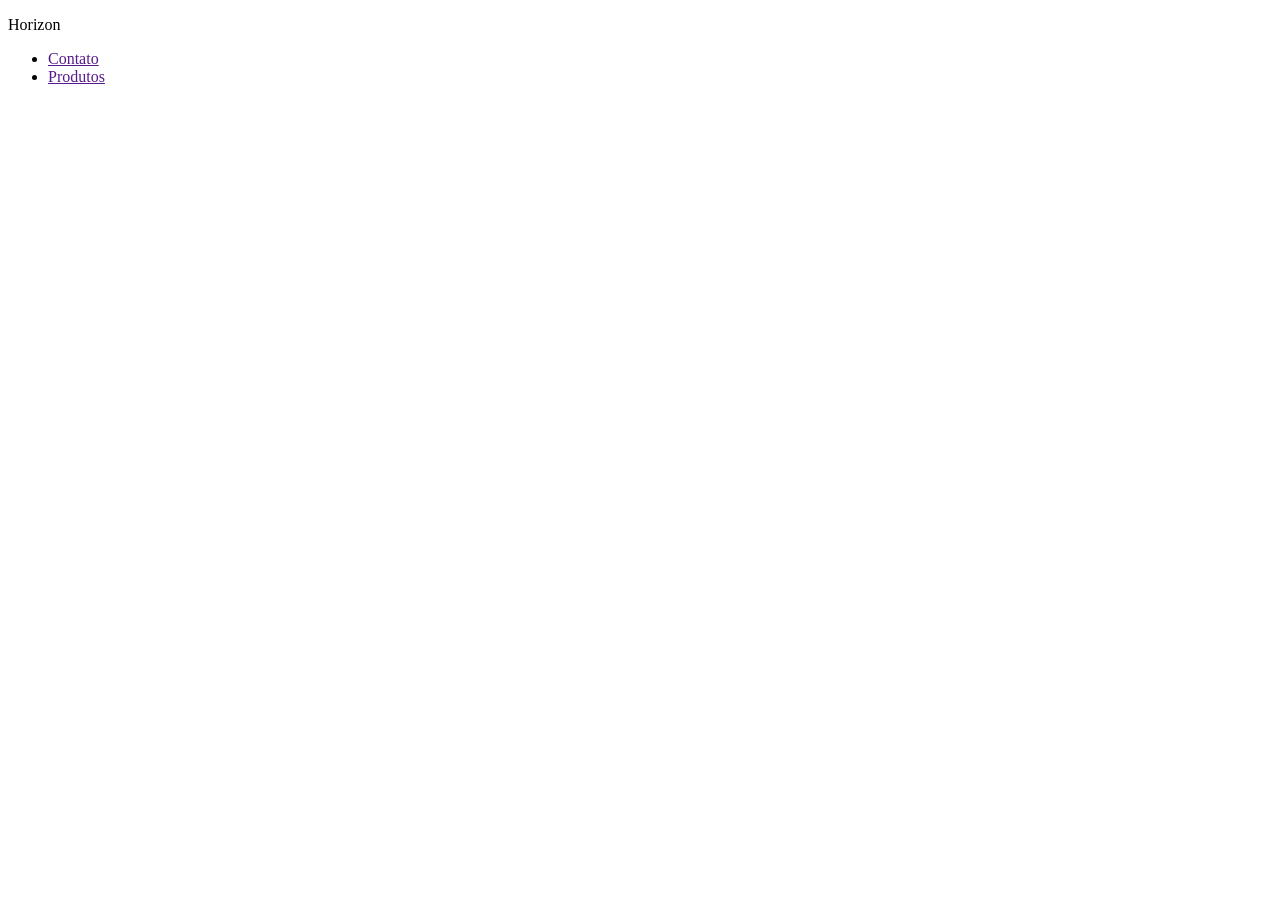
<file: pages/contatos.html>
<!DOCTYPE html>
<html lang="en">
<head>
    <meta charset="UTF-8">
    <meta name="viewport" content="width=device-width, initial-scale=1.0">
    <title>Contatos</title>
</head>
<body>

    <Header> <!--Parte superior do site, contendo nome e butões que irão redirecionar a outro site-->
        <p>Horizon</p>
        <nav>
            <ul>
                <li><a href="">Contato</a></li>
                <li><a href="">Produtos</a></li>
            </ul>
        </nav>
    </Header>




</body>
</html>
</file>
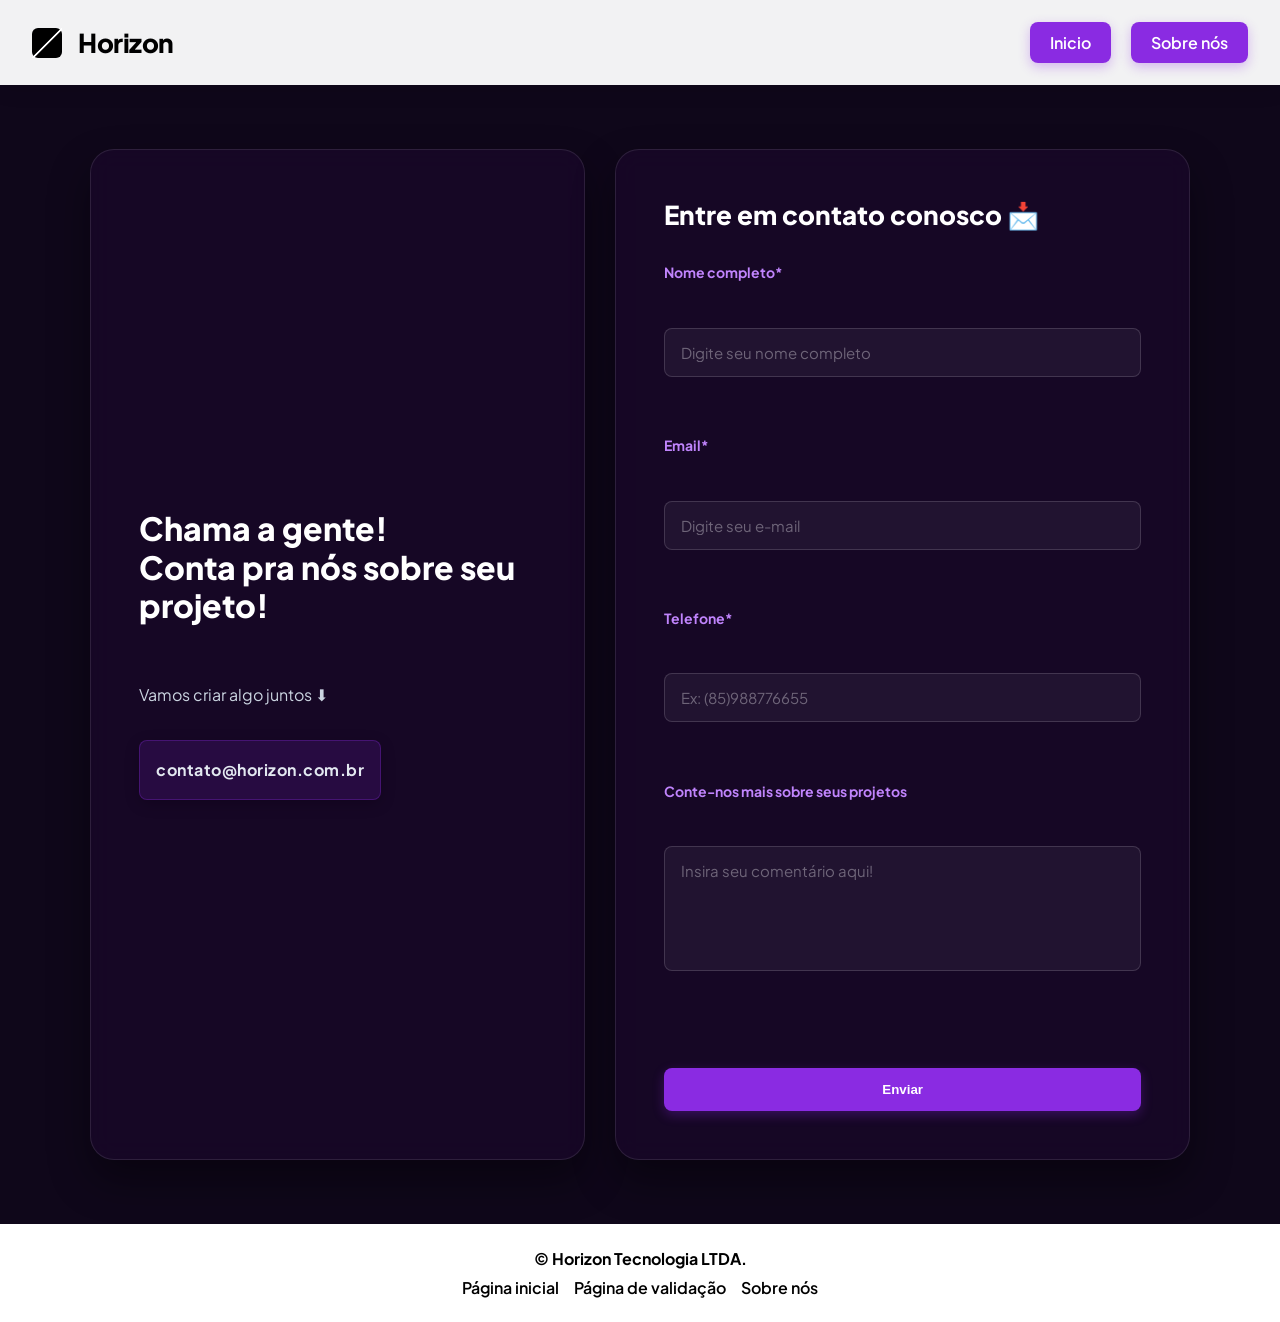
<file: src/pages/contato.html>
<!DOCTYPE html>
<html lang="pt-br"> <!-- Texto da página em Português-BR -->
<head>
    <meta charset="UTF-8"> <!-- Configuração de letra -->
    <meta name="viewport" content="width=device-width, initial-scale=1.0">
    <title>Página de contato</title>
    <link rel="preconnect" href="https://fonts.googleapis.com">
    <link rel="preconnect" href="https://fonts.gstatic.com" crossorigin>
    <link href="https://fonts.googleapis.com/css2?family=Plus+Jakarta+Sans:ital,wght@0,200..800;1,200..800&display=swap" rel="stylesheet">
    <script src="../js/contato.js" defer></script>

    <!-- Necessário para subir um diretório e acessar o CSS -->
    <link rel="stylesheet" type="text/css" href="../css/contato.css">
</head>
<body>

<header> <!--Parte superior do site, contendo nome e butões que irão redirecionar a outro site-->
    <div class="logo"></div> <!--Div que vai virar logo -->
    <p>Horizon</p>
    <nav>
        <ul>
            <li><a class="btn-demo" href="../../index.html">Inicio</a></li>
            <li><a class="btn-demo" href="sobre.html">Sobre nós</a></li>
        </ul>
    </nav>
</header>

<main>
    <section class="caixa-de-contato">

        <div class="bloco-esquerda">
            <h2>Chama a gente!<br> Conta pra nós sobre seu projeto!</h2><br><br>
                <p>Vamos criar algo juntos ⬇️</p>
            <div class="bloco-esquerda-mail">
                <p><strong>contato@horizon.com.br</strong></p>
            </div>
        </div>

        <div class="bloco-direita">
            <h2>Entre em contato conosco 📩</h2>

            <form id="form-contato" method="post">

                <label for="nome">Nome completo*</label><br> 
                <input type="text" id = "nome" name="nome" placeholder = "Digite seu nome completo"><br>
                
                <label for="email">Email*</label><br>
                <input type="text" id = "email" name="email" placeholder = "Digite seu e-mail"><br>

                <label for="telefone">Telefone*</label><br>
                <input type="text" id = "telefone" name="telefone" placeholder = "Ex: (85)988776655"><br>

                <label for="comentarios">Conte-nos mais sobre seus projetos</label><br>
                <textarea id="comentarios" name="comentarios" rows="5" cols="50" placeholder="Insira seu comentário aqui!"></textarea><br><br>

                <button type="submit" class="animado">Enviar</button>
            </form>
        </div>

    </section>
</main>

<!-- Início do rodapé -->
<footer class="footer">
  <!-- Contém todo o conteúdo do rodapé -->
  <div class="footer-container">
    <!-- Texto com o nome da empresa e direitos autorais -->
    <p><strong>© Horizon Tecnologia LTDA.</strong></p>
    <!-- Lista com os links do rodapé -->
    <ul class="footer-links">
      <li><a href="../../index.html">Página inicial</a></li>        <!-- Link para a página "Página inicial" -->
      <li><a href="validacao.html">Página de validação</a></li>        <!-- Link para a página "Validação" -->
      <li><a href="sobre.html">Sobre nós</a></li>        <!-- Link para a página "Sobre nós" -->
    </ul>
  </div>
  <!-- Fim do container -->
</footer>
<!-- Fim do rodapé -->
</body>
</html>
</file>
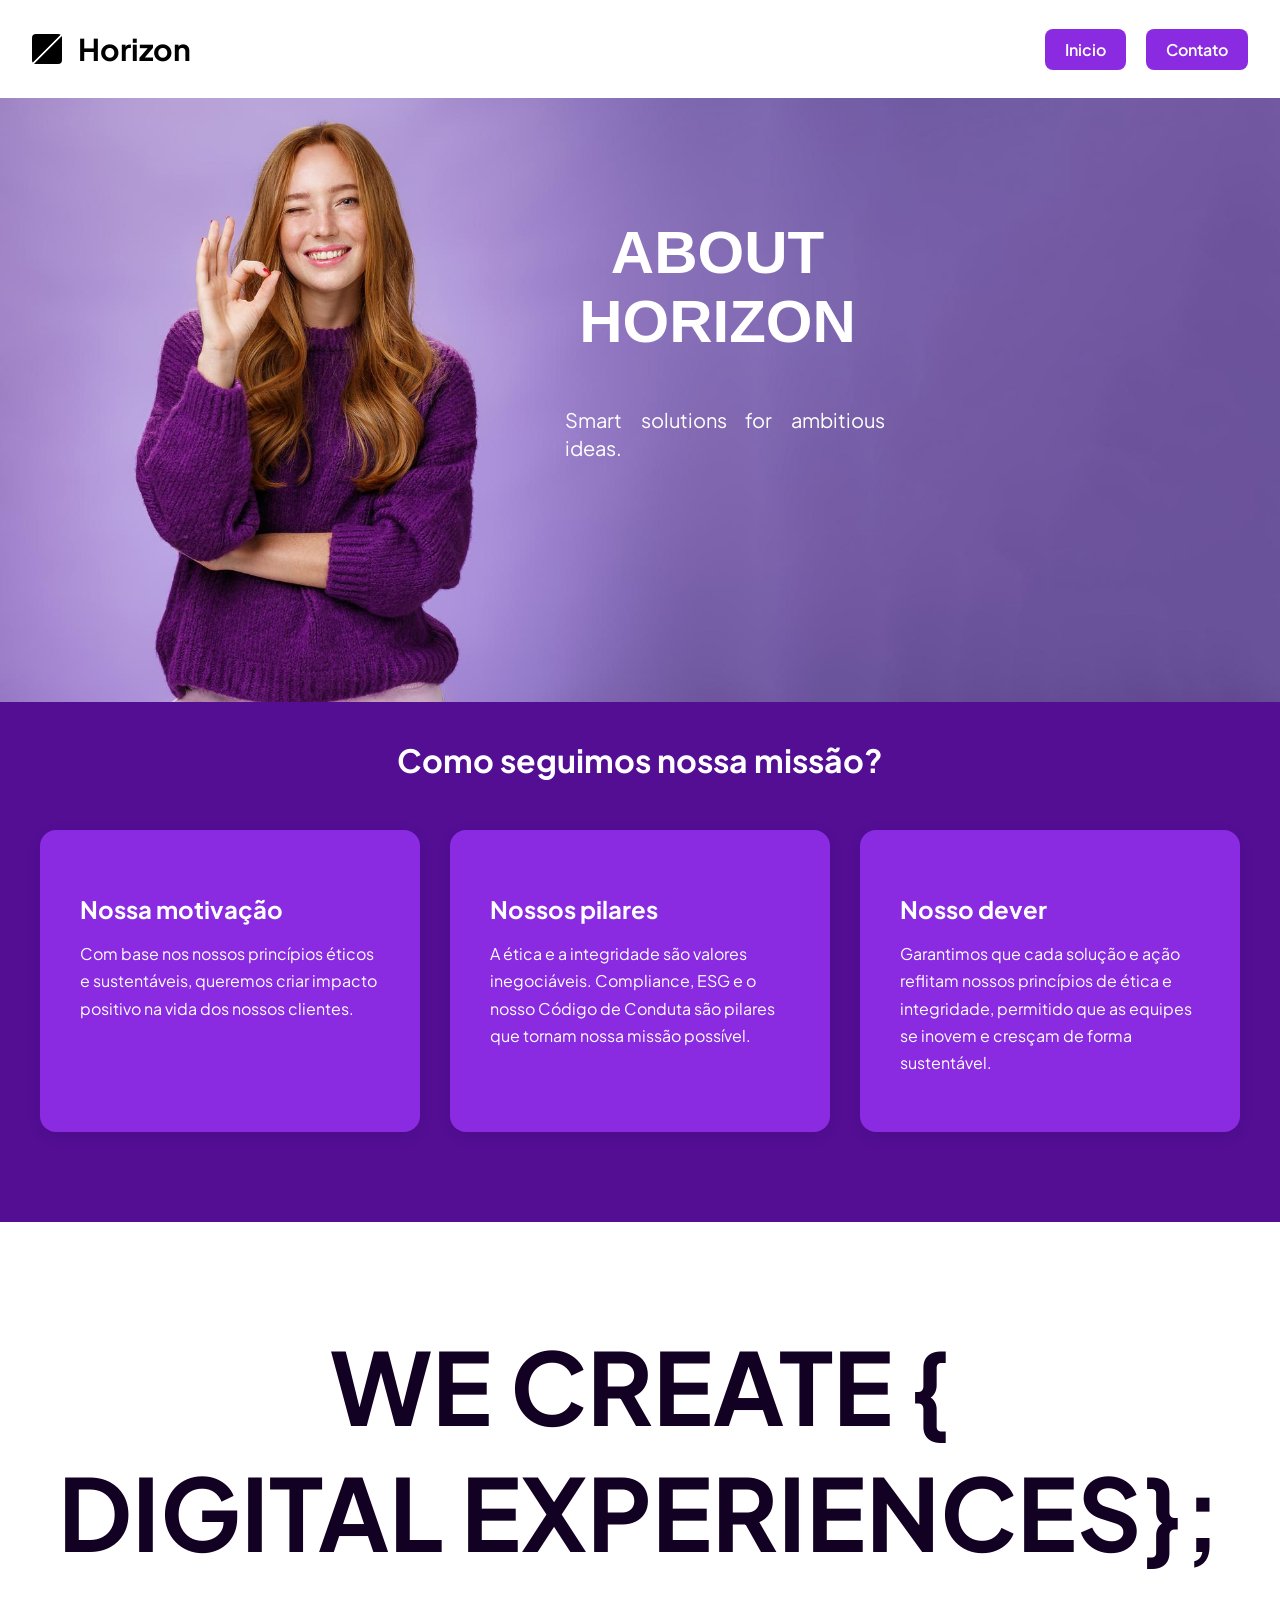
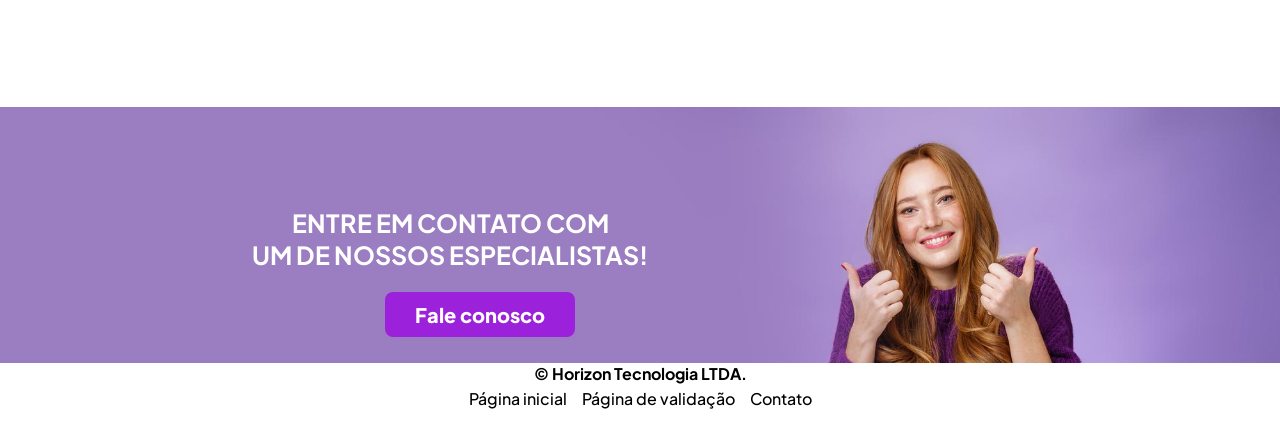
<file: src/pages/sobre.html>
<!DOCTYPE html>
<html lang="pt-br"> <!-- Texto da página em Português-BR -->
<head>
    <meta charset="UTF-8"> <!-- Configuração de letra -->
    <meta name="viewport" content="width=device-width, initial-scale=1.0">
    <title>Sobre a organização</title>
    <link rel="preconnect" href="https://fonts.googleapis.com">
    <link rel="preconnect" href="https://fonts.gstatic.com" crossorigin>
    <link href="https://fonts.googleapis.com/css2?family=Plus+Jakarta+Sans:ital,wght@0,200..800;1,200..800&display=swap" rel="stylesheet">
    <link rel="stylesheet" type="text/css" href="../css/sobre.css">
    <script src="../js/sobre.js" defer></script>

    <!-- Necessário para subir um diretório e acessar o CSS -->
    <link href="https://unpkg.com/aos@2.3.1/dist/aos.css" rel="stylesheet">
</head>
<body>
    <header> <!--Parte superior do site, contendo nome e butões que irão redirecionar a outro site-->
        <div class="logo"></div> <!--Div que vai virar logo -->
        <p>Horizon</p>
        <nav>
            <ul>
                <li><a class="btn-demo" href="../../index.html">Inicio</a></li>
                <li><a class="btn-demo" href="contato.html">Contato</a></li>
            </ul>
        </nav>
    </header>
<main>
    <section class="sobre-nos">
        <div class="bloco bloco-centro">
            <h2>ABOUT HORIZON</h2>
            <p>Smart solutions for ambitious ideas.</p>
        </div>
    </section>
    
    <section class="secao-pilares">
            <h2>Como seguimos nossa missão?</h2> 
            <div class="cards-container">   
                <div class="card" data-aos="fade-up">
                    <h3>Nossa motivação</h3>
                    <p>Com base nos nossos princípios éticos e sustentáveis, queremos criar impacto positivo na vida dos nossos clientes.</p>
                </div> 
                <div class="card" data-aos="fade-up" data-aos-delay="200">
                    <h3>Nossos pilares</h3>
                    <p>A ética e a integridade são valores inegociáveis. Compliance, ESG e o nosso Código de Conduta são pilares que tornam nossa missão possível.</p>
                </div>
                <div class="card" data-aos="fade-up" data-aos-delay="400">
                    <h3>Nosso dever</h3>
                    <p>Garantimos que cada solução e ação reflitam nossos princípios de ética e integridade, permitido que as equipes se inovem e cresçam de forma sustentável.</p>
                </div>
            </div>
    </section>

    <script src="https://unpkg.com/aos@2.3.1/dist/aos.js"></script>
    <script>
      AOS.init({
          duration: 800, // Duração padrão da animação em ms
          once: true    // Se deve animar apenas uma vez
      });
    </script>

    <section class="bloco-dev">
        <div>
            <h2>WE CREATE {<br>DIGITAL EXPERIENCES};</h2>
        </div>
    </section>

    <section class="bloco-image">
        <div>
            <h2>ENTRE EM CONTATO COM<br>UM DE NOSSOS ESPECIALISTAS!
            </h2>
        <nav>
            <ul>
                <li><a class="btn-saibamais" href="contato.html">Fale conosco</a></li>
            </ul>
        </nav>
        </div>
    </section>
</main>

<!-- Início do rodapé -->
<footer class="footer">
  <!-- Contém todo o conteúdo do rodapé -->
  <div class="footer-container">
    <!-- Texto com o nome da empresa e direitos autorais -->
    <p><strong>© Horizon Tecnologia LTDA.</strong></p>
    <!-- Lista com os links do rodapé -->
    <ul class="footer-links">
      <li><a href="../../index.html">Página inicial</a></li>        <!-- Link para a página "Página inicial" -->
      <li><a href="validacao.html">Página de validação</a></li>     <!-- Link para a página "Validação" -->
      <li><a href="contato.html">Contato</a></li>                   <!-- Link para a página "Contato" -->
    </ul>
  </div>
  <!-- Fim do container -->
</footer>
<!-- Fim do rodapé -->
</body>
</html>
</file>
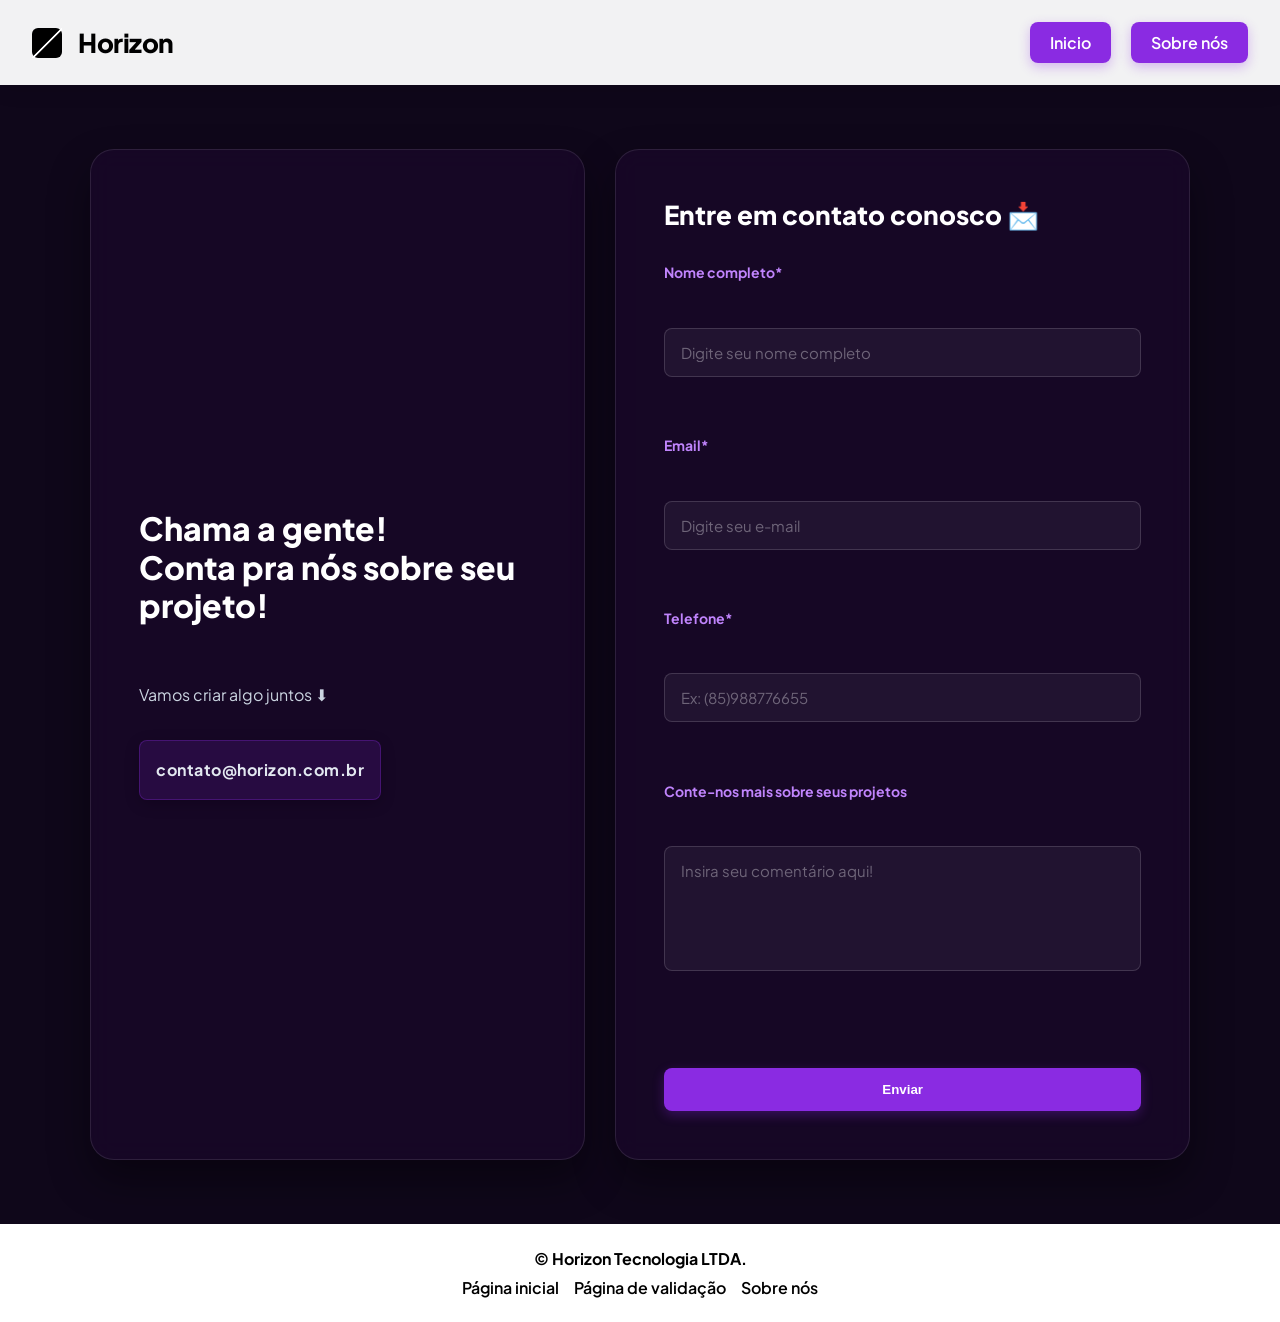
<file: src/pages/validacao.html>
<!DOCTYPE html>
<html lang="pt-br"> <!-- Texto da página em Português-BR -->
<head>
    <meta charset="UTF-8"> <!-- Configuração de letra -->
    <meta name="viewport" content="width=device-width, initial-scale=1.0">
    <title>Página de Validação - Horizon</title>
    <link rel="preconnect" href="https://fonts.googleapis.com">
    <link rel="preconnect" href="https://fonts.gstatic.com" crossorigin>
    <link href="https://fonts.googleapis.com/css2?family=Plus+Jakarta+Sans:ital,wght@0,200..800;1,200..800&display=swap" rel="stylesheet">
    <script src="../js/validacao.js" defer></script>

    <!-- Necessário para subir um diretório e acessar o CSS -->
    <link rel="stylesheet" type="text/css" href="../css/contato.css">
</head>
<body>
<header> <!--Parte superior do site, contendo nome e botões que irão redirecionar a outro site-->
    <div class="logo"></div> <!--Div que vai virar logo -->
    <p>Horizon</p>
    <nav>
        <ul>
            <li><a class="btn-demo" href="../../index.html">Início</a></li>
            <li><a class="btn-demo" href="contato.html">Voltar</a></li>
        </ul>
    </nav>
</header>

<main class="validacao-container">
    <div class="validacao-card">
        <div class="success-icon">✓</div>
        <h2>Dados Enviados!</h2>
        <p class="subtitle">Recebemos sua mensagem com sucesso. Aqui estão as informações enviadas:</p>
        
        <div class="info-group">
            <span class="info-label">Nome Completo</span>
            <span id="mostra-nome" class="info-value"></span>
        </div>
        
        <div class="info-group">
            <span class="info-label">E-mail</span>
            <span id="mostra-email" class="info-value"></span>
        </div>
        
        <div class="info-group">
            <span class="info-label">Telefone</span>
            <span id="mostra-telefone" class="info-value"></span>
        </div>
        
        <div class="info-group">
            <span class="info-label">Mensagem / Projetos</span>
            <span id="mostra-comentarios" class="info-value"></span>
        </div>
        
        <a href="../../index.html" class="btn-demo btn-back">Voltar ao Início</a>
    </div>
</main>

<footer class="footer">
  <!-- Contém todo o conteúdo do rodapé -->
  <div class="footer-container">
    <!-- Texto com o nome da empresa e direitos autorais -->
    <p><strong>© Horizon Tecnologia LTDA.</strong></p>
    <!-- Lista com os links do rodapé -->
    <ul class="footer-links">
        <li><a href="../../index.html">Página inicial</a></li>        <!-- Link para a página "Página inicial" -->
        <li><a href="contato.html">Contato</a></li>        <!-- Link para a página "Contato" -->
        <li><a href="sobre.html">Sobre nós</a></li>        <!-- Link para a seção "Sobre nós" -->
    </ul>
  </div>
  <!-- Fim do container -->
</footer>
<!-- Fim do rodapé -->
 
</body>
</html>
</file>
<file: src/css/contato.css>
/* Horizon - Contact and Validation Stylesheet */
body {
  margin: 0;
  padding: 0;
  color: white;
  font-family: 'Plus Jakarta Sans', system-ui, -apple-system, BlinkMacSystemFont, 'Segoe UI', Roboto, Oxygen, Ubuntu, Cantarell, 'Open Sans', 'Helvetica Neue', sans-serif;
  background-size: cover;
  background-position: center;
  background-repeat: no-repeat;
  background-color: #0f071a;
  background-image: linear-gradient(rgba(15, 7, 26, 0.85), rgba(15, 7, 26, 0.95));
  height: auto;
  min-height: 100vh;
  display: flex;
  flex-direction: column;
}

header {
  background-color: rgba(255, 255, 255, 0.95);
  color: black;
  display: flex;
  align-items: center;
  width: 100%;
  backdrop-filter: blur(8px);
  box-shadow: 0 4px 20px rgba(0, 0, 0, 0.1);
  box-sizing: border-box;
}

.logo {
  width: 30px;
  height: 30px;
  background-color: black;
  position: relative;
  margin-left: 2rem;
  margin-right: 1rem;
  border-radius: 6px;
}

.logo::before {  /* Logo feita com IA */
  content: "";
  position: absolute;
  top: 0;
  left: 0;
  width: 100%;
  height: 100%;
  background: linear-gradient(to bottom right, transparent 48%, white 50%, white 52%, transparent 54%);
}

nav {
  margin-right: 2rem;
  margin-left: auto;
}

nav ul {
  list-style-type: none;
  display: flex;
}

nav ul li {
  margin-left: 20px;
}

nav ul li a {
  text-decoration: none;
}

nav ul li a:hover {
  color: rgb(162, 0, 255);
}

header p {
  margin-left: 0rem;
  font-size: 26px;
  font-weight: 800;
  letter-spacing: -0.5px;
}

.btn-demo {
  background-color: blueviolet;
  color: white !important;
  font-weight: 600;
  padding: 10px 20px;
  border-radius: 8px;
  border: none;
  transition: background 0.3s ease, transform 0.2s ease, box-shadow 0.2s ease;
  box-shadow: 0 4px 12px rgba(138, 43, 226, 0.3);
}

.btn-demo:hover {
  background-color: rgb(156, 28, 235);
  transform: translateY(-2px);
  box-shadow: 0 6px 20px rgba(138, 43, 226, 0.4);
}

.btn-demo:active {
  background-color: rgb(136, 19, 194);
  transform: translateY(0);
}

main {
  margin: 0;
  padding: 0;
  flex: 1;
  display: flex;
  align-items: center;
  justify-content: center;
}

@keyframes fadein {
  from { opacity: 0; transform: translateY(15px); }
  to { opacity: 1; transform: translateY(0); }
}

.caixa-de-contato {
  animation: fadein 1.2s ease-in-out;
  display: flex;
  flex-direction: row;
  justify-content: center;
  align-items: stretch;
  gap: 30px;
  max-width: 1100px;
  width: 90%;
  margin: 4em auto;
}

/* Bloco Esquerda (Contato Info) */
.bloco-esquerda {
  flex: 1;
  background: rgba(24, 8, 40, 0.85);
  border: 1px solid rgba(255, 255, 255, 0.1);
  backdrop-filter: blur(12px);
  border-radius: 1.5rem;
  padding: 3rem;
  display: flex;
  flex-direction: column;
  justify-content: center;
  box-shadow: 0 20px 40px rgba(0, 0, 0, 0.4);
}

.bloco-esquerda h2 {
  font-size: 32px;
  font-weight: 800;
  line-height: 1.2;
  margin: 0 0 1rem 0;
  text-align: left;
}

.bloco-esquerda p {
  font-size: 16px;
  color: #cbd5e1;
  line-height: 1.6;
  margin: 0 0 2rem 0;
}

.bloco-esquerda-mail {
  color: white;
  background: rgba(138, 43, 226, 0.15);
  border: 1px solid rgba(138, 43, 226, 0.3);
  border-radius: 8px;
  padding: 16px;
  align-self: flex-start;
  display: flex;
  align-items: center;
  box-shadow: 0 4px 15px rgba(0, 0, 0, 0.2);
}

.bloco-esquerda-mail p {
  margin: 0;
  font-size: 16px;
  font-weight: 700;
  letter-spacing: 0.5px;
  color: #e2e8f0;
}

/* Bloco Direita (Formulário) */
.bloco-direita {
  flex: 1.2;
  background: rgba(24, 8, 40, 0.85);
  border: 1px solid rgba(255, 255, 255, 0.1);
  backdrop-filter: blur(12px);
  border-radius: 1.5rem;
  padding: 3rem;
  box-shadow: 0 20px 40px rgba(0, 0, 0, 0.4);
  box-sizing: border-box;
}

.bloco-direita h2 {
  font-size: 26px;
  font-weight: 800;
  margin: 0 0 2rem 0;
  text-align: left;
}

.bloco-direita form {
  display: flex;
  flex-direction: column;
  gap: 1.2rem;
}

.bloco-direita label {
  font-size: 14px;
  font-weight: 700;
  color: #c084fc;
  margin-bottom: -0.8rem;
  text-align: left;
}

.bloco-direita input,
.bloco-direita textarea {
  background: rgba(255, 255, 255, 0.05);
  border: 1px solid rgba(255, 255, 255, 0.15);
  border-radius: 8px;
  padding: 14px 16px;
  color: #ffffff;
  font-family: 'Plus Jakarta Sans', sans-serif;
  font-size: 15px;
  transition: border-color 0.3s ease, box-shadow 0.3s ease, background-color 0.3s ease;
  width: 100%;
  box-sizing: border-box;
}

.bloco-direita input::placeholder,
.bloco-direita textarea::placeholder {
  color: rgba(255, 255, 255, 0.35);
}

.bloco-direita input:focus,
.bloco-direita textarea:focus {
  outline: none;
  border-color: #c084fc;
  box-shadow: 0 0 0 3px rgba(192, 132, 252, 0.25);
  background: rgba(255, 255, 255, 0.08);
}

textarea {
  resize: none;
  overflow: auto;
}

.animado {
  background-color: blueviolet;
  color: white;
  font-weight: 700;
  padding: 14px 28px;
  border-radius: 8px;
  border: none;
  transition: background 0.3s ease, transform 0.2s ease, box-shadow 0.2s ease;
  box-shadow: 0 4px 12px rgba(138, 43, 226, 0.3);
  cursor: pointer;
  margin-top: 1rem;
  align-self: flex-start;
  width: 100%;
}

.animado:hover {
  background-color: rgb(156, 28, 235);
  transform: translateY(-2px);
  box-shadow: 0 6px 20px rgba(138, 43, 226, 0.4);
}

.animado:active {
  background-color: rgb(136, 19, 194);
  transform: translateY(0);
}

/* --- Estilos da Página de Validação --- */
.validacao-container {
  display: flex;
  justify-content: center;
  align-items: center;
  flex: 1;
  padding: 4rem 1.5rem;
  width: 100%;
  box-sizing: border-box;
}

.validacao-card {
  background: rgba(24, 8, 40, 0.85);
  border: 1px solid rgba(255, 255, 255, 0.1);
  backdrop-filter: blur(12px);
  border-radius: 1.5rem;
  padding: 3rem;
  width: 100%;
  max-width: 600px;
  text-align: center;
  box-shadow: 0 20px 50px rgba(0, 0, 0, 0.5);
  animation: fadein 1.2s ease-in-out;
  box-sizing: border-box;
}

.success-icon {
  width: 70px;
  height: 70px;
  background: rgba(16, 185, 129, 0.15);
  border: 2px solid #10b981;
  color: #10b981;
  border-radius: 50%;
  display: flex;
  justify-content: center;
  align-items: center;
  font-size: 32px;
  font-weight: bold;
  margin: 0 auto 1.5rem auto;
  box-shadow: 0 0 20px rgba(16, 185, 129, 0.2);
}

.validacao-card h2 {
  font-size: 32px;
  font-weight: 800;
  color: #ffffff;
  margin: 0 0 0.5rem 0;
  letter-spacing: -0.5px;
}

.validacao-card .subtitle {
  font-size: 16px;
  color: #cbd5e1;
  margin: 0 0 2.5rem 0;
  line-height: 1.5;
}

.info-group {
  text-align: left;
  border-bottom: 1px solid rgba(255, 255, 255, 0.08);
  padding: 1.2rem 0;
  display: flex;
  flex-direction: column;
  gap: 0.4rem;
}

.info-group:last-of-type {
  border-bottom: none;
  margin-bottom: 2.5rem;
}

.info-label {
  font-size: 12px;
  text-transform: uppercase;
  letter-spacing: 1.5px;
  color: #c084fc;
  font-weight: 700;
}

.info-value {
  font-size: 16px;
  color: #ffffff;
  font-weight: 500;
  word-break: break-word;
}

.btn-back {
  display: block;
  text-decoration: none;
  width: 100%;
  box-sizing: border-box;
  text-align: center;
}

/* --- Responsividade Geral --- */
@media (max-width: 800px) {
  .caixa-de-contato {
    flex-direction: column;
    width: 95%;
    margin: 2em auto;
    gap: 20px;
  }

  .bloco-esquerda,
  .bloco-direita {
    padding: 2rem 1.5rem;
    width: auto;
  }

  .bloco-esquerda h2 {
    font-size: 26px;
  }

  .validacao-card {
    padding: 2rem 1.5rem;
  }

  .validacao-card h2 {
    font-size: 26px;
  }
}

/* Estilo principal do rodapé */
footer {
  height: auto;
  min-height: 60px;
  position: relative;
  background-color: white;
  color: rgb(0, 0, 0);
  text-align: center;
  padding: 1.5rem 0;
  width: 100%;
  margin-top: auto;
  box-sizing: border-box;
}

.footer p {
  margin: 0 0 0.5rem 0;
}

.footer-container {
  max-width: 1200px;
  margin: 0 auto;
  padding: 0 1rem;
}

.footer-links {
  list-style: none;
  padding: 0;
  margin: 0;
  display: flex;
  justify-content: center;
  flex-wrap: wrap;
  gap: 15px;
}

.footer-links a {
  color: rgb(0, 0, 0);
  text-decoration: none;
  font-weight: 600;
  transition: color 0.3s;
}

.footer-links a:hover {
  color: blueviolet;
}
</file>
<file: src/css/sobre.css>
body {
  margin: 0px;                                /* Margem */
  padding: 0px;                              /* Preenchimento interno de um elemento */
  color: rgb(255, 255, 255);                             /* Cor do texto */
  align-items: center; /*centraliza verticalmente os itens */
  font-family: 'Plus Jakarta Sans', system-ui, -apple-system, BlinkMacSystemFont, 'Segoe UI',
  Roboto, Oxygen, Ubuntu, Cantarell, 'Open Sans', 'Helvetica Neue', sans-serif;
  background-position: center bottom;       /* Deixa central*/
  background-color: rgb(255, 255, 255);                    /* Cor padrão de fundo */
  height: 100vh;                          /* VH significa viewport height, é a unidade de medida do CSS */
}

header {

    background-color: white;
    color: black; /* Muda o texto para branco */
    display: flex; /* deixa os itens dispostos em fila */
    align-items: center; /*centraliza verticalmente os itens */

}

.logo {
    width: 30px;
    height: 30px;
    background-color: black; /* fundo preto para combinar com o texto preto */
    position: relative;
    margin-left: 2rem;
    margin-right: 1rem;
    border-radius: 4px;
}

.logo::before {  /* Logo feita com IA */
    content: "";
    position: absolute;
    top: 0;
    left: 0;
    width: 100%;
    height: 100%;
    background: linear-gradient(to bottom right, transparent 48%, white 50%, white 52%, transparent 54%);
}

nav {
    margin-right: 2rem;
    margin-left: auto; /* deixa a nav a direita do header */

}

nav ul {
    list-style-type: none; /* retira bullet points da lista */
    display: flex; /* deixa os itens dispostos em fila */
}

nav ul li {
    margin-left: 20px;
}

nav ul li a {
    text-decoration: none; /* retira linha sublihado */
}

nav ul li a:hover {
    color: rgb(162, 0, 255); /* Cor de hover */
}

header p {
    margin-left: 0rem;
    font-size: 30px;
    font-weight: bold;
}

.btn-demo {
  background-color: blueviolet; /* Roxo padrão */
  color: white !important; /* Deixa o testo dos botões branco */
  font-weight: 600;
  padding: 10px 20px; /* Tamanho do botão */
  border-radius: 8px; /* Arredonda as bordas */
  border: none;
  transition: background 0.3s ease, transform 0.2s ease;
}


.btn-demo:hover { /* Efeito hover */
  background-color: rgb(156, 28, 235);
  transform: translateY(-2px); /* Eleva o botão */
}


.btn-demo:active { /* Efeito ao clicar */
  background-color: rgb(136, 19, 194);
  transform: translateY(0); /* volta o botão para posição inicial no momento do clique */
}

main{
  margin: 0%;
  padding:0%;
}

h2 {
  text-align: center;
  font-size: 35px;
  margin-top: 0px;
}

.sobre-nos {
  background-image: url('../images/background-oficial2.png');  /* Nome da imagem, a link dela */
  background-size: cover;                         /* Preenche toda a tela */
  background-position: center;       /* Deixa central*/
  background-repeat: no-repeat;                 /* Evita repetição da imagem */
  display: flex;
  flex-direction: column;
  align-items: center;
  gap: 50px; /* espaço entre os blocos */
  padding: 120px 0px 220px;
}

.sobre-nos h2 {
  font-family: 'Segoe UI', Tahoma, Geneva, Verdana, sans-serif;
  font-size: 60px;
  padding-left: 155px;
}

.sobre-nos p {
margin-left: 170px;
}



/* estilo geral dos blocos */
.bloco {
  max-width: 490px;          /* define uma largura máxima */
  text-align: justify;      /* deixa o texto justificado */
  padding: 0px 20px;
  border-radius: 5px;
  color: #ffffff;
}

.bloco p {
  font-size: 20px; /* ajusta para o tamanho desejado */
  line-height: 1.4; /* melhora o espaçamento entre linhas */
}

/* bloco alinhado à esquerda */
.bloco-esquerda {
  align-self: flex-start;  /* move o bloco para o lado esquerdo */
}

/* bloco alinhado à direita */
.bloco-direita {
  align-self: flex-end;    /* move o bloco para o lado direito */
}

.secao-pilares {
  background-color: rgb(83, 14, 148);
  padding: 90px 0px; /* Espaçamento superior e inferior */
  padding-top: 3%; /* Espaço acima da caixa de "Como seguimos nossa missão */
}

.secao-pilares h2 {
  margin-bottom: 50px;
  font-size: 32px;
  font-weight: 700;
}

.card:hover { /* Efeito hover */
  background-color:rgba(0, 0, 0, 0.801);
  transform: translateY(-2px);
}

.cards-container {
    display: flex; /* Define o container como um Flexbox */
    gap: 30px; /* Cria um espaço entre os cards */
    max-width: 1200px; /* Limita a largura do container */
    margin: 0 auto; /* Centraliza o container na página */
    padding: 0 20px; /* Padding nas laterais */
}

/* Estilização de Cada Card */
.card {
    flex: 1; /* Garante que todos os cards tenham larguras iguais */
    background-color: blueviolet; /* Fundo branco do card */
    border-radius: 16px; /* Cantos arredondados */
    padding: 40px;
    height: auto; /* Altura automática */
    box-shadow: 0 4px 15px rgba(0, 0, 0, 0.08); /* Sombra sutil, dando o efeito de "levantado" */
    transition: transform 0.3s ease; /* Transição para um possível hover */
    
}

/* Estilização dos textos dentro do card */
.card h3 {
    font-size: 24px;
    color: #ffffff; /* Cor roxa (você pode ajustar para a sua tonalidade exata) */
    margin-bottom: 15px;
}

.card p {
    font-size: 16px;
    line-height: 1.7;
    color: rgb(255, 255, 255);
}

/* Responsividade (Para dispositivos móveis) */
@media (max-width: 768px) {
    .cards-container {
        flex-direction: column; /* Empilha os cards um sobre o outro em telas pequenas */
        gap: 20px;
    }
    
    .secao-pilares {
        padding: 50px 0;
    }
}

/* Seção "WE CREATE DIGITAL EXPERIENCES */
.bloco-dev {
  background-position-x: center; /* Deixa central*/
  background-repeat: no-repeat;                 /* Evita repetição da imagem */
  background-size: cover;                         /* Preenche toda a tela */
  text-align: center;  
  padding: 100px 0px 50px 0px; /*Dimesões internas do box*/
  background-color: rgb(255, 255, 255);
  color: rgb(18, 1, 34); /* Cor do texto */
}

.bloco-image {
  background-image: url('../images/background-digital.png');  /* Nome da imagem, a link dela */
  background-position-x: center; /* Deixa central*/
  background-repeat: no-repeat;                 /* Evita repetição da imagem */
  background-size: cover;                         /* Preenche toda a tela */
  list-style: none;
  margin: 0 0 0 0;
  text-align: center;
  padding: 100px 400px 10px 20px;
  color: white; /* Cor do texto */
}

.bloco-image h2 {
  font-size: 25px;
}
.bloco-image ul {
  list-style: none;
  padding: 10px 10px 10px 345px;
}

.bloco-image nav {
  text-align: center;
}

.bloco-dev h2 {
  font-size: 100px;
  
}
a.btn-saibamais {
  font-size: 20px;
}

.btn-saibamais {
  background-color: rgb(156, 33, 218); /* Roxo padrão */
  color: white !important; /* Deixa o testo dos botões branco */
  font-weight: 800;
  padding: 10px 30px; /* Tamanho do botão */
  border-radius: 8px; /* Arredonda as bordas */
  border: none;
  text-align: center;      /* deixa o texto justificado */
  transition: background 0.3s ease, transform 0.2s ease;
}

.btn-saibamais:hover { /* Efeito hover */
  background-color: rgb(67, 16, 99); 
  transform: translateY(-2px); /* Eleva o botão */
  
}

.btn-saibamais:active { /* Efeito ao clicar */
  background-color: rgb(35, 6, 63);
  transform: translateY(0); /* volta o botão para posição inicial no momento do clique */
}


@keyframes fadein{ /*Serve para criar uma animação, e o nome dela se chama "fadein"*/
    from {opacity: 0;} /*A opacidade vai de 0 (from) segundos para 1 segundo (to)*/
    to {opacity: 1;} /*A opacidade vem de 0 (from) segundos para 1 segundo (to)*/
}

/* Estilo principal do rodapé */
footer {
  height: 60px;
  position: relative;
  background-color: rgb(255, 255, 255); /* Cor de fundo roxa */
  color: rgb(0, 0, 0);             /* Cor de @Horizon Tecnologia LTDA*/
  text-align: center;           /* Centraliza o texto e os links */
  padding: 0px 0px;             /* Espaçamento interno (em cima e em baixo) */
  bottom: 0;                  /* Posiciona o rodapé no fundo */
  width: 100%;               /* Faz o rodapé ocupar toda a largura da página */
}

.footer p {
  margin: 0;
}


/* Define o container interno do rodapé */
.footer-container {
  max-width: 1200px; /* Define uma largura máxima */
  margin: 0 auto; /* Centraliza o conteúdo dentro do rodapé */
}

.footer-container p {
  height: 10px;
}

/* Remove a formatação padrão da lista e organiza os links */
.footer-links {
  list-style: none;             /* Remove os marcadores da lista */
  padding: 0;                  /* Remove o espaçamento interno */
  margin: 15px 0 0 0;          /* Define uma margem superior de 15px */
  display: flex;             /* Usa o modelo flexbox para organizar os itens */
  justify-content: center;  /* Centraliza os Links horizontalmente */
  flex-wrap: wrap;         /* Permite que os links quebrem linha se a tela for pequena*/
  gap: 15px;               /* Define um espaçamento entre os links */
}

/* Estiliza os links do rodapé */
.footer-links a {
  color: rgb(0, 0, 0);        /* Cor branca para os links Página inicial e Sobre */
  text-decoration: none;    /* Remove o sublinhado */
  font-weight: 500;        /* Define uma espessura média da fonte */
  transition: color 0.3s; /* Cria um efeito de transição suave ao passar o mouse*/
}

/* Efeito de hover (quando o utilizador passa o mouse sobre o link) */
.footer-links a:hover {
  color: blueviolet; /* Cor visível quando o mouse estiver em cima de Solução, Benefícios, como funciona e Contato */
}
</file>
